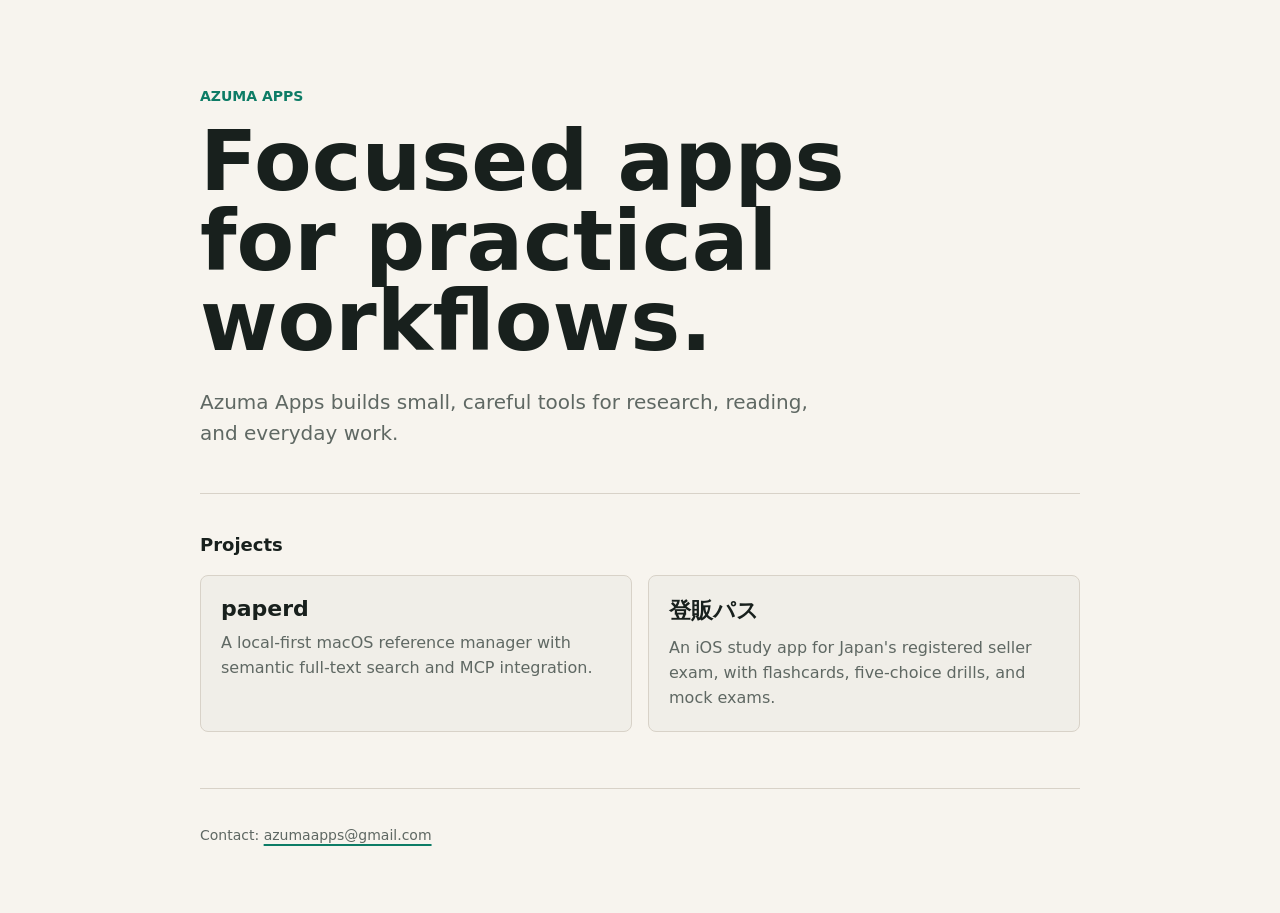
<file: index.html>
<!doctype html>
<html lang="en">
  <head>
    <meta charset="utf-8">
    <meta name="viewport" content="width=device-width, initial-scale=1">
    <title>Azuma Apps</title>
    <meta name="description" content="Azuma Apps builds focused apps and tools for research, reading, and everyday workflows.">
    <meta property="og:title" content="Azuma Apps">
    <meta property="og:description" content="Focused apps and tools for research, reading, and everyday workflows.">
    <meta property="og:type" content="website">
    <meta property="og:url" content="https://azumaapps.com/">
    <link rel="canonical" href="https://azumaapps.com/">
    <style>
      :root {
        color-scheme: light dark;
        --bg: #f7f4ee;
        --text: #18201d;
        --muted: #5f6863;
        --line: #d8d2c8;
        --accent: #0d7c66;
      }

      @media (prefers-color-scheme: dark) {
        :root {
          --bg: #111514;
          --text: #edf1ee;
          --muted: #aab4ae;
          --line: #2f3834;
          --accent: #5ad0b5;
        }
      }

      * {
        box-sizing: border-box;
      }

      body {
        margin: 0;
        min-height: 100vh;
        font-family: ui-sans-serif, system-ui, -apple-system, BlinkMacSystemFont, "Segoe UI", sans-serif;
        background: var(--bg);
        color: var(--text);
      }

      main {
        width: min(880px, calc(100% - 40px));
        margin: 0 auto;
        padding: 88px 0 56px;
      }

      header {
        padding-bottom: 44px;
        border-bottom: 1px solid var(--line);
      }

      .eyebrow {
        margin: 0 0 18px;
        color: var(--accent);
        font-size: 14px;
        font-weight: 700;
        text-transform: uppercase;
      }

      h1 {
        margin: 0;
        max-width: 720px;
        font-size: clamp(44px, 8vw, 84px);
        line-height: 0.95;
      }

      .lead {
        max-width: 620px;
        margin: 26px 0 0;
        color: var(--muted);
        font-size: 20px;
        line-height: 1.55;
      }

      section {
        padding: 40px 0 0;
      }

      h2 {
        margin: 0 0 20px;
        font-size: 18px;
      }

      .projects {
        display: grid;
        grid-template-columns: repeat(auto-fit, minmax(240px, 1fr));
        gap: 16px;
      }

      .project {
        display: block;
        padding: 20px;
        border: 1px solid var(--line);
        border-radius: 8px;
        background: color-mix(in srgb, var(--bg), var(--text) 3%);
        text-decoration: none;
      }

      .project h3 {
        margin: 0 0 10px;
        font-size: 22px;
      }

      .project p {
        margin: 0;
        color: var(--muted);
        line-height: 1.55;
      }

      footer {
        margin-top: 56px;
        padding-top: 24px;
        border-top: 1px solid var(--line);
        color: var(--muted);
        font-size: 14px;
      }

      a {
        color: inherit;
        text-decoration-color: var(--accent);
        text-decoration-thickness: 2px;
        text-underline-offset: 4px;
      }
    </style>
  </head>
  <body>
    <main>
      <header>
        <p class="eyebrow">Azuma Apps</p>
        <h1>Focused apps for practical workflows.</h1>
        <p class="lead">
          Azuma Apps builds small, careful tools for research, reading, and everyday work.
        </p>
      </header>

      <section aria-labelledby="projects-title">
        <h2 id="projects-title">Projects</h2>
        <div class="projects">
          <a class="project" href="/paperd/">
            <h3>paperd</h3>
            <p>A local-first macOS reference manager with semantic full-text search and MCP integration.</p>
          </a>
          <a class="project" href="/tohanpass/">
            <h3>登販パス</h3>
            <p>An iOS study app for Japan's registered seller exam, with flashcards, five-choice drills, and mock exams.</p>
          </a>
        </div>
      </section>

      <footer>
        <p>Contact: <a href="mailto:azumaapps@gmail.com">azumaapps@gmail.com</a></p>
      </footer>
    </main>
  </body>
</html>
</file>
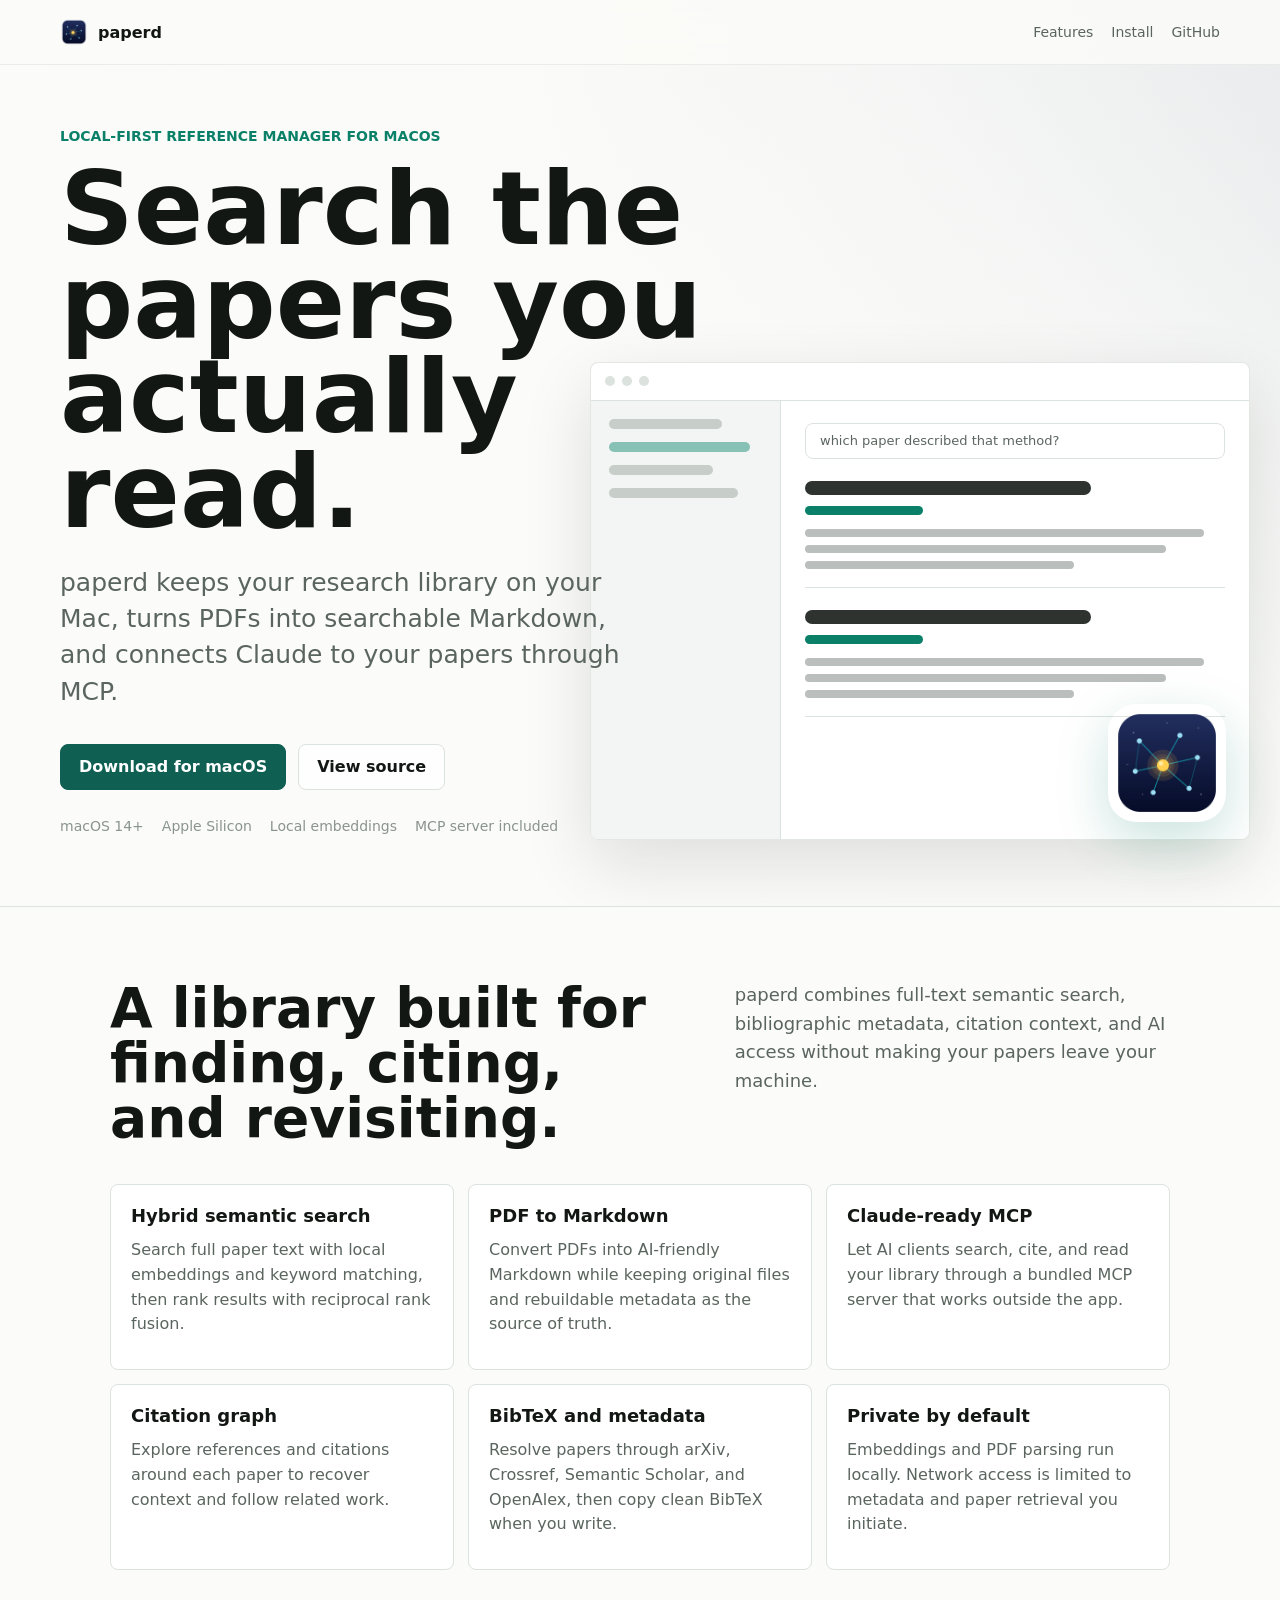
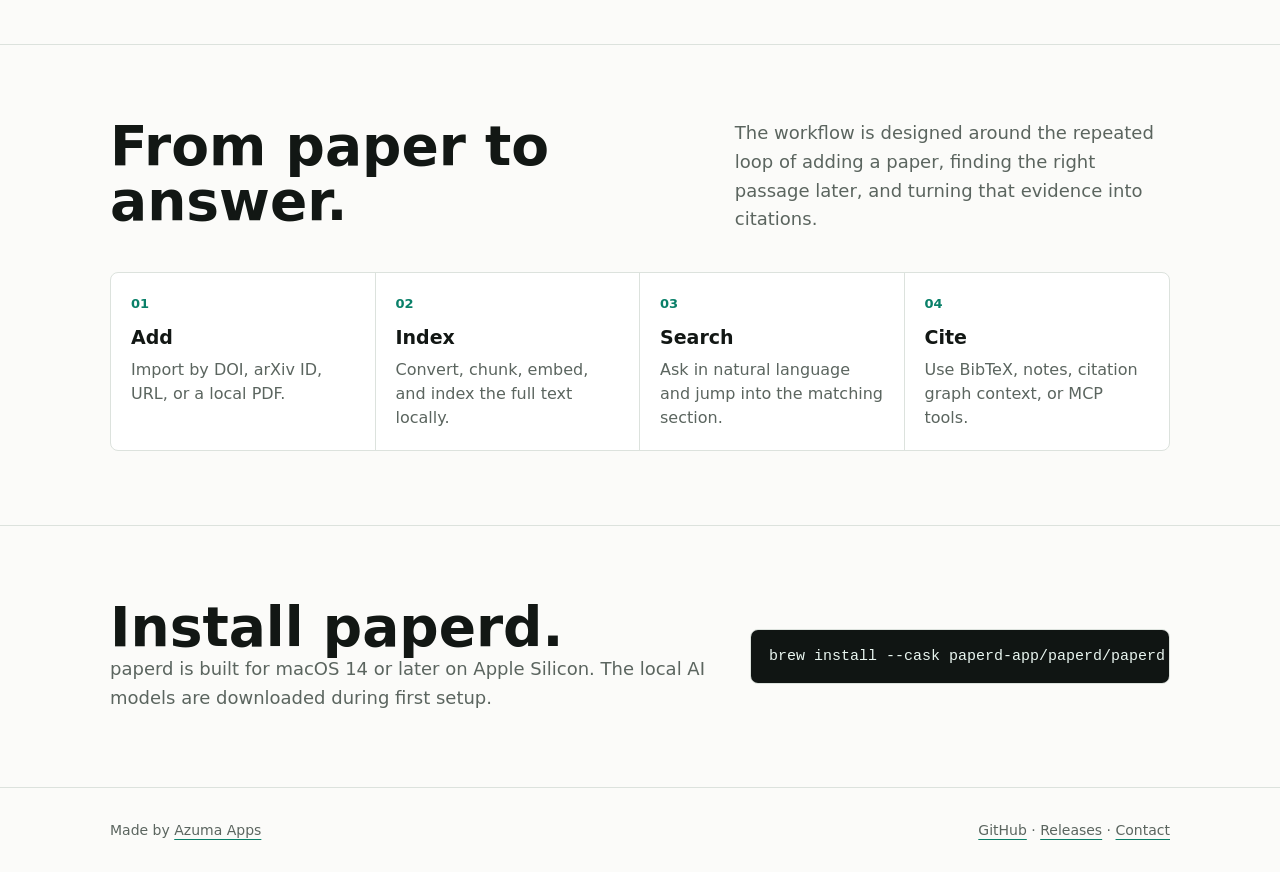
<file: paperd/index.html>
<!doctype html>
<html lang="en">
  <head>
    <meta charset="utf-8">
    <meta name="viewport" content="width=device-width, initial-scale=1">
    <title>paperd - Local-first reference manager for macOS</title>
    <meta name="description" content="paperd is a local-first macOS reference manager with full-text semantic search, PDF-to-Markdown conversion, citation graphs, and MCP integration for Claude.">
    <meta property="og:title" content="paperd">
    <meta property="og:description" content="A local-first macOS reference manager with semantic full-text search and MCP integration.">
    <meta property="og:type" content="website">
    <meta property="og:url" content="https://azumaapps.com/paperd/">
    <meta property="og:image" content="https://azumaapps.com/assets/paperd-icon.png">
    <link rel="canonical" href="https://azumaapps.com/paperd/">
    <link rel="icon" href="/assets/paperd-icon.png">
    <script type="application/ld+json">
      {
        "@context": "https://schema.org",
        "@type": "SoftwareApplication",
        "name": "paperd",
        "applicationCategory": "ReferenceApplication",
        "operatingSystem": "macOS 14 or later",
        "description": "A local-first macOS reference manager with full-text semantic search, PDF-to-Markdown conversion, citation graphs, and MCP integration.",
        "url": "https://azumaapps.com/paperd/",
        "softwareHelp": "https://github.com/paperd-app/paperd",
        "downloadUrl": "https://github.com/paperd-app/paperd/releases",
        "offers": {
          "@type": "Offer",
          "price": "0",
          "priceCurrency": "USD"
        },
        "publisher": {
          "@type": "Organization",
          "name": "Azuma Apps",
          "url": "https://azumaapps.com/"
        }
      }
    </script>
    <style>
      :root {
        color-scheme: light dark;
        --bg: #fbfbf9;
        --surface: #ffffff;
        --surface-2: #f1f4f2;
        --ink: #121714;
        --muted: #5b655f;
        --quiet: #8a948e;
        --line: #dce2dd;
        --green: #0a8069;
        --green-2: #0f5f53;
        --blue: #1c365d;
        --amber: #d89c28;
        --shadow: 0 24px 70px rgb(18 23 20 / 12%);
      }

      @media (prefers-color-scheme: dark) {
        :root {
          --bg: #0e1110;
          --surface: #171c19;
          --surface-2: #202722;
          --ink: #f1f4ef;
          --muted: #adb8b0;
          --quiet: #7f8a83;
          --line: #303a34;
          --green: #65d6bd;
          --green-2: #9ce5d4;
          --blue: #8da7d8;
          --amber: #e8bd63;
          --shadow: 0 24px 80px rgb(0 0 0 / 34%);
        }
      }

      * {
        box-sizing: border-box;
      }

      html {
        scroll-behavior: smooth;
      }

      body {
        margin: 0;
        font-family: ui-sans-serif, system-ui, -apple-system, BlinkMacSystemFont, "Segoe UI", sans-serif;
        background: var(--bg);
        color: var(--ink);
      }

      a {
        color: inherit;
      }

      .site-nav {
        position: fixed;
        inset: 0 0 auto;
        z-index: 10;
        display: flex;
        align-items: center;
        justify-content: space-between;
        gap: 20px;
        padding: 18px max(24px, calc((100vw - 1160px) / 2));
        background: color-mix(in srgb, var(--bg), transparent 12%);
        border-bottom: 1px solid color-mix(in srgb, var(--line), transparent 42%);
        backdrop-filter: blur(18px);
      }

      .brand {
        display: inline-flex;
        align-items: center;
        gap: 10px;
        text-decoration: none;
        font-weight: 700;
      }

      .brand img {
        width: 28px;
        height: 28px;
        border-radius: 6px;
      }

      .nav-links {
        display: flex;
        align-items: center;
        gap: 18px;
        color: var(--muted);
        font-size: 14px;
      }

      .nav-links a {
        text-decoration: none;
      }

      .nav-links a:hover {
        color: var(--ink);
      }

      .hero {
        position: relative;
        min-height: 92vh;
        display: grid;
        align-items: end;
        overflow: hidden;
        padding: 128px max(24px, calc((100vw - 1160px) / 2)) 72px;
        isolation: isolate;
      }

      .hero::before {
        content: "";
        position: absolute;
        inset: 0;
        z-index: -2;
        background:
          linear-gradient(90deg, var(--bg) 0%, color-mix(in srgb, var(--bg), transparent 2%) 42%, color-mix(in srgb, var(--bg), transparent 38%) 100%),
          linear-gradient(145deg, color-mix(in srgb, var(--green), transparent 82%), transparent 40%),
          linear-gradient(26deg, transparent 52%, color-mix(in srgb, var(--blue), transparent 78%) 100%);
      }

      .product-visual {
        position: absolute;
        right: max(18px, calc((100vw - 1220px) / 2));
        bottom: 66px;
        width: min(660px, 58vw);
        aspect-ratio: 1.38;
        z-index: -1;
        color: #dce7e3;
      }

      .app-window {
        position: absolute;
        inset: 0;
        overflow: hidden;
        border: 1px solid color-mix(in srgb, var(--line), transparent 20%);
        border-radius: 8px;
        background: color-mix(in srgb, var(--surface), transparent 5%);
        box-shadow: var(--shadow);
      }

      .window-bar {
        height: 38px;
        display: flex;
        align-items: center;
        gap: 7px;
        padding: 0 14px;
        border-bottom: 1px solid var(--line);
      }

      .dot {
        width: 10px;
        height: 10px;
        border-radius: 50%;
        background: var(--line);
      }

      .window-grid {
        display: grid;
        grid-template-columns: 190px 1fr;
        min-height: calc(100% - 38px);
      }

      .sidebar {
        padding: 18px;
        border-right: 1px solid var(--line);
        background: color-mix(in srgb, var(--surface-2), transparent 12%);
      }

      .library-line {
        height: 10px;
        margin-bottom: 13px;
        border-radius: 999px;
        background: color-mix(in srgb, var(--quiet), transparent 58%);
      }

      .library-line:nth-child(1) {
        width: 74%;
      }

      .library-line:nth-child(2) {
        width: 92%;
        background: color-mix(in srgb, var(--green), transparent 54%);
      }

      .library-line:nth-child(3) {
        width: 68%;
      }

      .library-line:nth-child(4) {
        width: 84%;
      }

      .content {
        padding: 22px 24px;
      }

      .search-row {
        display: flex;
        align-items: center;
        gap: 10px;
        height: 36px;
        width: min(100%, 420px);
        padding: 0 14px;
        border: 1px solid var(--line);
        border-radius: 8px;
        color: var(--muted);
        background: var(--surface);
        font-size: 13px;
      }

      .result {
        margin-top: 22px;
        padding-bottom: 18px;
        border-bottom: 1px solid var(--line);
      }

      .result-title {
        width: 68%;
        height: 14px;
        border-radius: 999px;
        background: var(--ink);
        opacity: 0.88;
      }

      .result-meta {
        width: 28%;
        height: 9px;
        margin-top: 11px;
        border-radius: 999px;
        background: var(--green);
      }

      .result-copy {
        display: grid;
        gap: 8px;
        margin-top: 14px;
      }

      .result-copy span {
        height: 8px;
        border-radius: 999px;
        background: color-mix(in srgb, var(--muted), transparent 58%);
      }

      .result-copy span:nth-child(1) {
        width: 95%;
      }

      .result-copy span:nth-child(2) {
        width: 86%;
      }

      .result-copy span:nth-child(3) {
        width: 64%;
      }

      .icon-glow {
        position: absolute;
        right: 24px;
        bottom: 18px;
        width: 118px;
        height: 118px;
        border-radius: 28px;
        box-shadow: 0 18px 52px rgb(13 128 105 / 22%);
      }

      .hero-copy {
        max-width: 660px;
      }

      .kicker {
        margin: 0 0 18px;
        color: var(--green);
        font-size: 14px;
        font-weight: 800;
        text-transform: uppercase;
      }

      h1 {
        margin: 0;
        max-width: 650px;
        font-size: clamp(52px, 8vw, 104px);
        line-height: 0.92;
      }

      .lead {
        max-width: 590px;
        margin: 26px 0 0;
        color: var(--muted);
        font-size: clamp(19px, 2.3vw, 25px);
        line-height: 1.45;
      }

      .actions {
        display: flex;
        flex-wrap: wrap;
        gap: 12px;
        margin-top: 34px;
      }

      .button {
        display: inline-flex;
        align-items: center;
        justify-content: center;
        min-height: 46px;
        padding: 0 18px;
        border: 1px solid var(--line);
        border-radius: 8px;
        text-decoration: none;
        font-weight: 700;
      }

      .button.primary {
        border-color: var(--green-2);
        background: var(--green-2);
        color: #ffffff;
      }

      .button.secondary {
        background: color-mix(in srgb, var(--surface), transparent 12%);
      }

      .meta-row {
        display: flex;
        flex-wrap: wrap;
        gap: 10px 18px;
        margin-top: 28px;
        color: var(--quiet);
        font-size: 14px;
      }

      .section {
        padding: 74px max(24px, calc((100vw - 1060px) / 2));
        border-top: 1px solid var(--line);
      }

      .section-header {
        display: grid;
        grid-template-columns: minmax(0, 0.86fr) minmax(260px, 0.64fr);
        gap: 40px;
        align-items: start;
        margin-bottom: 38px;
      }

      h2 {
        margin: 0;
        font-size: clamp(32px, 4.3vw, 56px);
        line-height: 1;
      }

      .section-copy {
        margin: 0;
        color: var(--muted);
        font-size: 18px;
        line-height: 1.6;
      }

      .feature-grid {
        display: grid;
        grid-template-columns: repeat(3, minmax(0, 1fr));
        gap: 14px;
      }

      .feature {
        min-height: 186px;
        padding: 20px;
        border: 1px solid var(--line);
        border-radius: 8px;
        background: var(--surface);
      }

      .feature strong {
        display: block;
        margin-bottom: 12px;
        font-size: 18px;
      }

      .feature p {
        margin: 0;
        color: var(--muted);
        line-height: 1.55;
      }

      .workflow {
        display: grid;
        grid-template-columns: repeat(4, minmax(0, 1fr));
        border: 1px solid var(--line);
        border-radius: 8px;
        overflow: hidden;
        background: var(--surface);
      }

      .step {
        min-height: 160px;
        padding: 20px;
        border-right: 1px solid var(--line);
      }

      .step:last-child {
        border-right: 0;
      }

      .step span {
        color: var(--green);
        font-size: 13px;
        font-weight: 800;
      }

      .step h3 {
        margin: 14px 0 10px;
        font-size: 19px;
      }

      .step p {
        margin: 0;
        color: var(--muted);
        line-height: 1.5;
      }

      .install {
        display: grid;
        grid-template-columns: minmax(0, 1fr) minmax(280px, 420px);
        gap: 38px;
        align-items: center;
      }

      .command {
        margin: 0;
        overflow-x: auto;
        padding: 18px;
        border: 1px solid var(--line);
        border-radius: 8px;
        background: #101513;
        color: #e8f5ef;
        font-size: 15px;
      }

      footer {
        display: flex;
        flex-wrap: wrap;
        justify-content: space-between;
        gap: 18px;
        padding: 34px max(24px, calc((100vw - 1060px) / 2));
        border-top: 1px solid var(--line);
        color: var(--muted);
        font-size: 14px;
      }

      footer a {
        text-decoration-color: var(--green);
        text-underline-offset: 4px;
      }

      @media (max-width: 880px) {
        .site-nav {
          position: absolute;
        }

        .nav-links a:not(:last-child) {
          display: none;
        }

        .hero {
          min-height: auto;
          padding-top: 108px;
        }

        .product-visual {
          position: relative;
          right: auto;
          bottom: auto;
          width: 100%;
          margin: 44px 0 0;
          z-index: 0;
        }

        .hero-copy {
          position: relative;
          z-index: 1;
        }

        .section-header,
        .install {
          grid-template-columns: 1fr;
        }

        .feature-grid,
        .workflow {
          grid-template-columns: 1fr;
        }

        .step {
          border-right: 0;
          border-bottom: 1px solid var(--line);
        }

        .step:last-child {
          border-bottom: 0;
        }
      }

      @media (max-width: 560px) {
        .hero {
          padding-bottom: 48px;
        }

        .window-grid {
          grid-template-columns: 1fr;
        }

        .sidebar {
          display: none;
        }

        .icon-glow {
          width: 86px;
          height: 86px;
        }

        .button {
          width: 100%;
        }
      }
    </style>
  </head>
  <body>
    <nav class="site-nav" aria-label="Main navigation">
      <a class="brand" href="/">
        <img src="/assets/paperd-icon.png" alt="">
        <span>paperd</span>
      </a>
      <div class="nav-links">
        <a href="#features">Features</a>
        <a href="#install">Install</a>
        <a href="https://github.com/paperd-app/paperd">GitHub</a>
      </div>
    </nav>

    <main>
      <section class="hero">
        <div class="hero-copy">
          <p class="kicker">Local-first reference manager for macOS</p>
          <h1>Search the papers you actually read.</h1>
          <p class="lead">
            paperd keeps your research library on your Mac, turns PDFs into searchable Markdown, and connects Claude to your papers through MCP.
          </p>
          <div class="actions">
            <a class="button primary" href="https://github.com/paperd-app/paperd/releases">Download for macOS</a>
            <a class="button secondary" href="https://github.com/paperd-app/paperd">View source</a>
          </div>
          <div class="meta-row">
            <span>macOS 14+</span>
            <span>Apple Silicon</span>
            <span>Local embeddings</span>
            <span>MCP server included</span>
          </div>
        </div>

        <div class="product-visual" aria-hidden="true">
          <div class="app-window">
            <div class="window-bar">
              <span class="dot"></span>
              <span class="dot"></span>
              <span class="dot"></span>
            </div>
            <div class="window-grid">
              <div class="sidebar">
                <div class="library-line"></div>
                <div class="library-line"></div>
                <div class="library-line"></div>
                <div class="library-line"></div>
              </div>
              <div class="content">
                <div class="search-row">which paper described that method?</div>
                <div class="result">
                  <div class="result-title"></div>
                  <div class="result-meta"></div>
                  <div class="result-copy">
                    <span></span>
                    <span></span>
                    <span></span>
                  </div>
                </div>
                <div class="result">
                  <div class="result-title"></div>
                  <div class="result-meta"></div>
                  <div class="result-copy">
                    <span></span>
                    <span></span>
                    <span></span>
                  </div>
                </div>
              </div>
            </div>
          </div>
          <img class="icon-glow" src="/assets/paperd-icon.png" alt="">
        </div>
      </section>

      <section id="features" class="section">
        <div class="section-header">
          <h2>A library built for finding, citing, and revisiting.</h2>
          <p class="section-copy">
            paperd combines full-text semantic search, bibliographic metadata, citation context, and AI access without making your papers leave your machine.
          </p>
        </div>

        <div class="feature-grid">
          <article class="feature">
            <strong>Hybrid semantic search</strong>
            <p>Search full paper text with local embeddings and keyword matching, then rank results with reciprocal rank fusion.</p>
          </article>
          <article class="feature">
            <strong>PDF to Markdown</strong>
            <p>Convert PDFs into AI-friendly Markdown while keeping original files and rebuildable metadata as the source of truth.</p>
          </article>
          <article class="feature">
            <strong>Claude-ready MCP</strong>
            <p>Let AI clients search, cite, and read your library through a bundled MCP server that works outside the app.</p>
          </article>
          <article class="feature">
            <strong>Citation graph</strong>
            <p>Explore references and citations around each paper to recover context and follow related work.</p>
          </article>
          <article class="feature">
            <strong>BibTeX and metadata</strong>
            <p>Resolve papers through arXiv, Crossref, Semantic Scholar, and OpenAlex, then copy clean BibTeX when you write.</p>
          </article>
          <article class="feature">
            <strong>Private by default</strong>
            <p>Embeddings and PDF parsing run locally. Network access is limited to metadata and paper retrieval you initiate.</p>
          </article>
        </div>
      </section>

      <section class="section">
        <div class="section-header">
          <h2>From paper to answer.</h2>
          <p class="section-copy">
            The workflow is designed around the repeated loop of adding a paper, finding the right passage later, and turning that evidence into citations.
          </p>
        </div>

        <div class="workflow">
          <article class="step">
            <span>01</span>
            <h3>Add</h3>
            <p>Import by DOI, arXiv ID, URL, or a local PDF.</p>
          </article>
          <article class="step">
            <span>02</span>
            <h3>Index</h3>
            <p>Convert, chunk, embed, and index the full text locally.</p>
          </article>
          <article class="step">
            <span>03</span>
            <h3>Search</h3>
            <p>Ask in natural language and jump into the matching section.</p>
          </article>
          <article class="step">
            <span>04</span>
            <h3>Cite</h3>
            <p>Use BibTeX, notes, citation graph context, or MCP tools.</p>
          </article>
        </div>
      </section>

      <section id="install" class="section">
        <div class="install">
          <div>
            <h2>Install paperd.</h2>
            <p class="section-copy">
              paperd is built for macOS 14 or later on Apple Silicon. The local AI models are downloaded during first setup.
            </p>
          </div>
          <pre class="command"><code>brew install --cask paperd-app/paperd/paperd</code></pre>
        </div>
      </section>
    </main>

    <footer>
      <span>Made by <a href="/">Azuma Apps</a></span>
      <span><a href="https://github.com/paperd-app/paperd">GitHub</a> · <a href="https://github.com/paperd-app/paperd/releases">Releases</a> · <a href="mailto:azumaapps@gmail.com">Contact</a></span>
    </footer>
  </body>
</html>
</file>
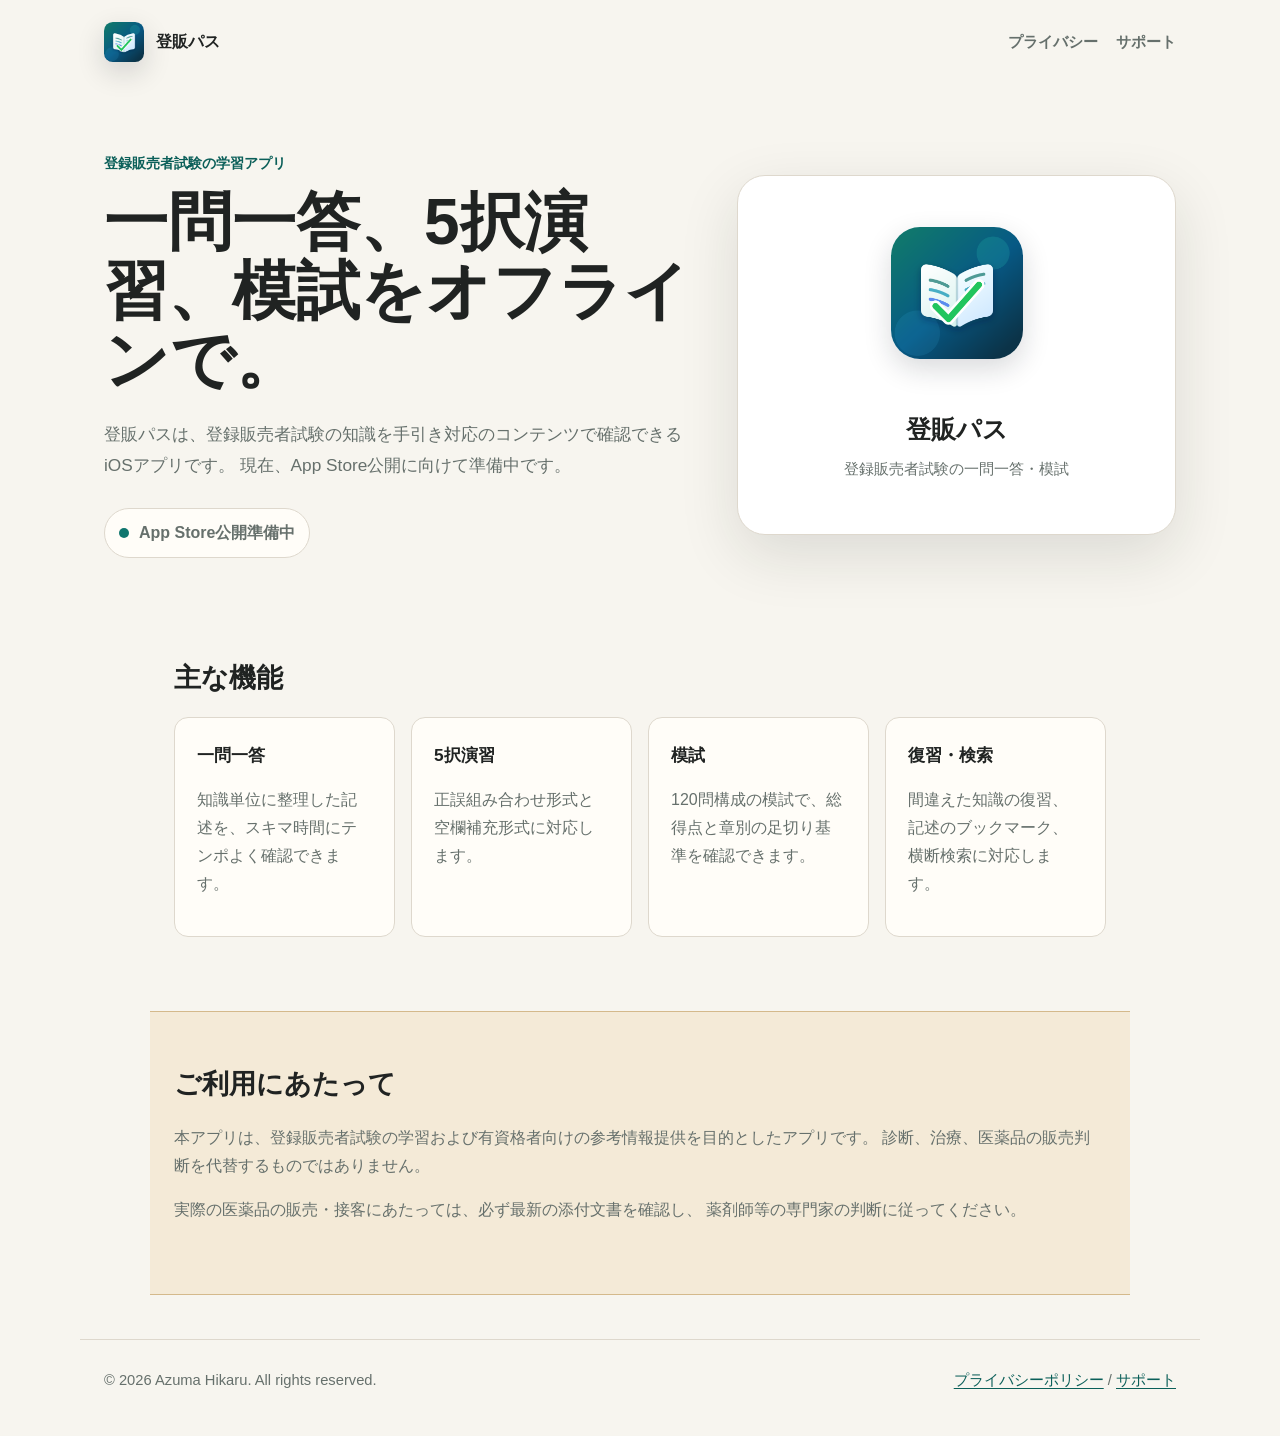
<file: tohanpass/index.html>
<!doctype html>
<html lang="ja">
<head>
  <meta charset="utf-8">
  <meta name="viewport" content="width=device-width, initial-scale=1">
  <title>登販パス | 登録販売者試験の学習アプリ</title>
  <meta name="description" content="登販パスは、登録販売者試験の一問一答・5択演習・模試に対応したオフライン学習アプリです。">
  <meta property="og:title" content="登販パス">
  <meta property="og:description" content="登録販売者試験の一問一答・5択演習・模試に対応したオフライン学習アプリです。">
  <meta property="og:type" content="website">
  <meta property="og:url" content="https://azumaapps.com/tohanpass/">
  <meta property="og:image" content="https://azumaapps.com/tohanpass/assets/app-icon.png">
  <link rel="canonical" href="https://azumaapps.com/tohanpass/">
  <link rel="stylesheet" href="assets/styles.css">
  <link rel="icon" href="assets/app-icon.png">
</head>
<body>
  <header class="site-header">
    <a class="brand" href="index.html" aria-label="登販パス ホーム">
      <img src="assets/app-icon.png" width="40" height="40" alt="">
      <span>登販パス</span>
    </a>
    <nav aria-label="サイト内ナビゲーション">
      <a href="privacy.html">プライバシー</a>
      <a href="support.html">サポート</a>
    </nav>
  </header>

  <main>
    <section class="hero">
      <div class="hero-copy">
        <p class="eyebrow">登録販売者試験の学習アプリ</p>
        <h1>一問一答、5択演習、模試をオフラインで。</h1>
        <p class="lead">
          登販パスは、登録販売者試験の知識を手引き対応のコンテンツで確認できるiOSアプリです。
          現在、App Store公開に向けて準備中です。
        </p>
        <div class="status" role="status">
          <span class="status-dot" aria-hidden="true"></span>
          App Store公開準備中
        </div>
      </div>
      <div class="app-preview" aria-label="アプリ概要">
        <img class="app-icon-large" src="assets/app-icon.png" width="132" height="132" alt="登販パス アプリアイコン">
        <div>
          <p class="preview-title">登販パス</p>
          <p class="preview-subtitle">登録販売者試験の一問一答・模試</p>
        </div>
      </div>
    </section>

    <section class="section">
      <h2>主な機能</h2>
      <div class="feature-grid">
        <article>
          <h3>一問一答</h3>
          <p>知識単位に整理した記述を、スキマ時間にテンポよく確認できます。</p>
        </article>
        <article>
          <h3>5択演習</h3>
          <p>正誤組み合わせ形式と空欄補充形式に対応します。</p>
        </article>
        <article>
          <h3>模試</h3>
          <p>120問構成の模試で、総得点と章別の足切り基準を確認できます。</p>
        </article>
        <article>
          <h3>復習・検索</h3>
          <p>間違えた知識の復習、記述のブックマーク、横断検索に対応します。</p>
        </article>
      </div>
    </section>

    <section class="notice">
      <h2>ご利用にあたって</h2>
      <p>
        本アプリは、登録販売者試験の学習および有資格者向けの参考情報提供を目的としたアプリです。
        診断、治療、医薬品の販売判断を代替するものではありません。
      </p>
      <p>
        実際の医薬品の販売・接客にあたっては、必ず最新の添付文書を確認し、
        薬剤師等の専門家の判断に従ってください。
      </p>
    </section>
  </main>

  <footer class="site-footer">
    <p>&copy; 2026 Azuma Hikaru. All rights reserved.</p>
    <p>
      <a href="privacy.html">プライバシーポリシー</a>
      <span aria-hidden="true"> / </span>
      <a href="support.html">サポート</a>
    </p>
  </footer>
</body>
</html>
</file>
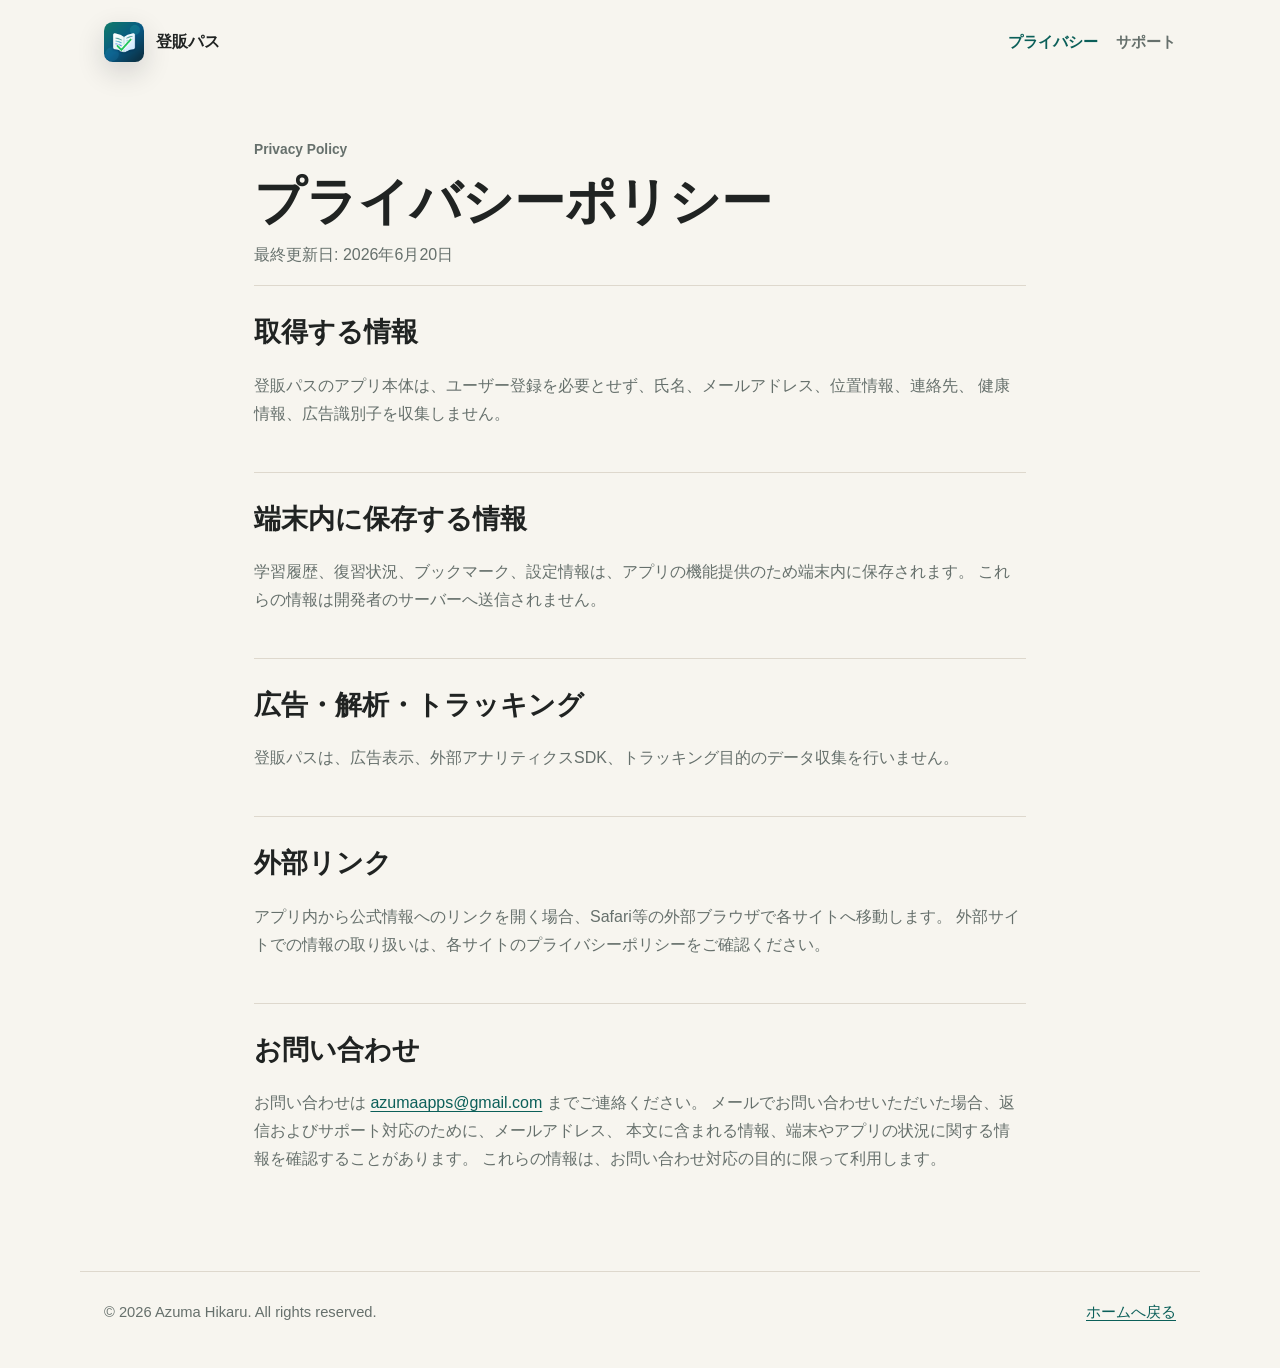
<file: tohanpass/privacy.html>
<!doctype html>
<html lang="ja">
<head>
  <meta charset="utf-8">
  <meta name="viewport" content="width=device-width, initial-scale=1">
  <title>プライバシーポリシー | 登販パス</title>
  <meta name="description" content="登販パスのプライバシーポリシーです。">
  <link rel="canonical" href="https://azumaapps.com/tohanpass/privacy.html">
  <link rel="stylesheet" href="assets/styles.css">
  <link rel="icon" href="assets/app-icon.png">
</head>
<body>
  <header class="site-header">
    <a class="brand" href="index.html" aria-label="登販パス ホーム">
      <img src="assets/app-icon.png" width="40" height="40" alt="">
      <span>登販パス</span>
    </a>
    <nav aria-label="サイト内ナビゲーション">
      <a href="privacy.html" aria-current="page">プライバシー</a>
      <a href="support.html">サポート</a>
    </nav>
  </header>

  <main class="document">
    <p class="eyebrow">Privacy Policy</p>
    <h1>プライバシーポリシー</h1>
    <p class="updated">最終更新日: 2026年6月20日</p>

    <section>
      <h2>取得する情報</h2>
      <p>
        登販パスのアプリ本体は、ユーザー登録を必要とせず、氏名、メールアドレス、位置情報、連絡先、
        健康情報、広告識別子を収集しません。
      </p>
    </section>

    <section>
      <h2>端末内に保存する情報</h2>
      <p>
        学習履歴、復習状況、ブックマーク、設定情報は、アプリの機能提供のため端末内に保存されます。
        これらの情報は開発者のサーバーへ送信されません。
      </p>
    </section>

    <section>
      <h2>広告・解析・トラッキング</h2>
      <p>
        登販パスは、広告表示、外部アナリティクスSDK、トラッキング目的のデータ収集を行いません。
      </p>
    </section>

    <section>
      <h2>外部リンク</h2>
      <p>
        アプリ内から公式情報へのリンクを開く場合、Safari等の外部ブラウザで各サイトへ移動します。
        外部サイトでの情報の取り扱いは、各サイトのプライバシーポリシーをご確認ください。
      </p>
    </section>

    <section>
      <h2>お問い合わせ</h2>
      <p>
        お問い合わせは <a href="mailto:azumaapps@gmail.com">azumaapps@gmail.com</a> までご連絡ください。
        メールでお問い合わせいただいた場合、返信およびサポート対応のために、メールアドレス、
        本文に含まれる情報、端末やアプリの状況に関する情報を確認することがあります。
        これらの情報は、お問い合わせ対応の目的に限って利用します。
      </p>
    </section>
  </main>

  <footer class="site-footer">
    <p>&copy; 2026 Azuma Hikaru. All rights reserved.</p>
    <p><a href="index.html">ホームへ戻る</a></p>
  </footer>
</body>
</html>
</file>
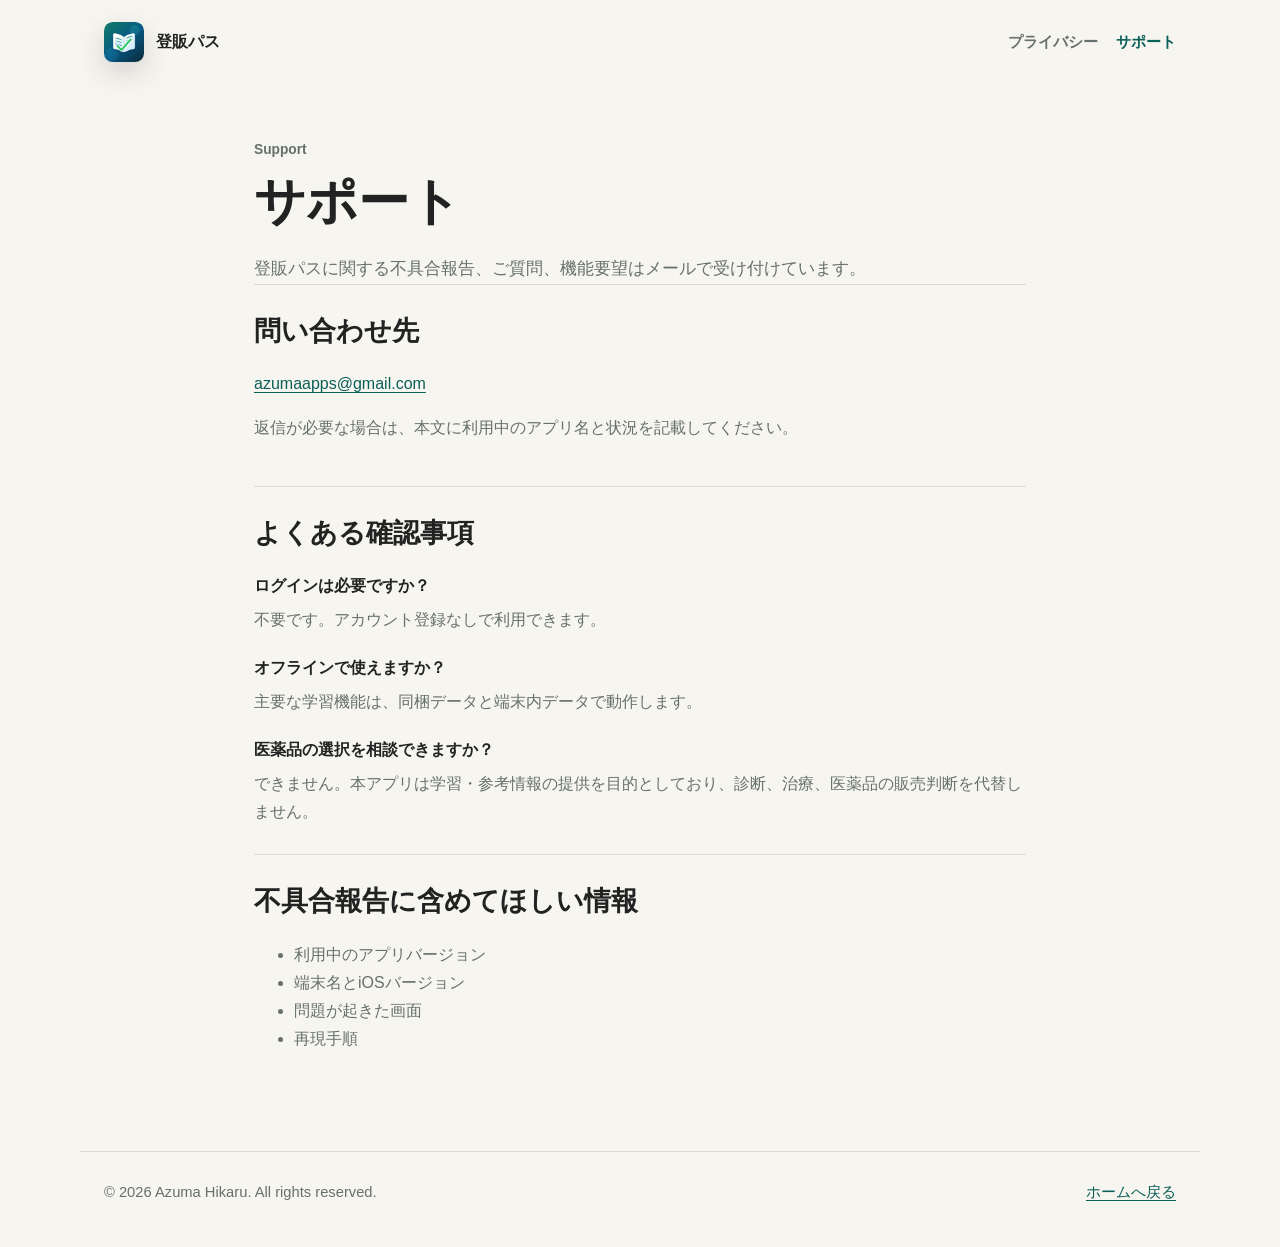
<file: tohanpass/support.html>
<!doctype html>
<html lang="ja">
<head>
  <meta charset="utf-8">
  <meta name="viewport" content="width=device-width, initial-scale=1">
  <title>サポート | 登販パス</title>
  <meta name="description" content="登販パスのサポートページです。">
  <link rel="canonical" href="https://azumaapps.com/tohanpass/support.html">
  <link rel="stylesheet" href="assets/styles.css">
  <link rel="icon" href="assets/app-icon.png">
</head>
<body>
  <header class="site-header">
    <a class="brand" href="index.html" aria-label="登販パス ホーム">
      <img src="assets/app-icon.png" width="40" height="40" alt="">
      <span>登販パス</span>
    </a>
    <nav aria-label="サイト内ナビゲーション">
      <a href="privacy.html">プライバシー</a>
      <a href="support.html" aria-current="page">サポート</a>
    </nav>
  </header>

  <main class="document">
    <p class="eyebrow">Support</p>
    <h1>サポート</h1>
    <p class="lead">
      登販パスに関する不具合報告、ご質問、機能要望はメールで受け付けています。
    </p>

    <section>
      <h2>問い合わせ先</h2>
      <p>
        <a href="mailto:azumaapps@gmail.com">azumaapps@gmail.com</a>
      </p>
      <p>
        返信が必要な場合は、本文に利用中のアプリ名と状況を記載してください。
      </p>
    </section>

    <section>
      <h2>よくある確認事項</h2>
      <dl class="faq">
        <dt>ログインは必要ですか？</dt>
        <dd>不要です。アカウント登録なしで利用できます。</dd>
        <dt>オフラインで使えますか？</dt>
        <dd>主要な学習機能は、同梱データと端末内データで動作します。</dd>
        <dt>医薬品の選択を相談できますか？</dt>
        <dd>できません。本アプリは学習・参考情報の提供を目的としており、診断、治療、医薬品の販売判断を代替しません。</dd>
      </dl>
    </section>

    <section>
      <h2>不具合報告に含めてほしい情報</h2>
      <ul>
        <li>利用中のアプリバージョン</li>
        <li>端末名とiOSバージョン</li>
        <li>問題が起きた画面</li>
        <li>再現手順</li>
      </ul>
    </section>
  </main>

  <footer class="site-footer">
    <p>&copy; 2026 Azuma Hikaru. All rights reserved.</p>
    <p><a href="index.html">ホームへ戻る</a></p>
  </footer>
</body>
</html>
</file>
<file: tohanpass/assets/styles.css>
:root {
  color-scheme: light dark;
  --background: #f7f5ef;
  --surface: #fffdf8;
  --surface-strong: #ffffff;
  --text: #202322;
  --muted: #66706c;
  --line: #ded8cd;
  --accent: #0f766e;
  --accent-strong: #0b5f59;
  --warning-bg: #f4ead7;
  --warning-line: #d4b98b;
  --shadow: 0 20px 60px rgb(25 31 28 / 12%);
  font-family: -apple-system, BlinkMacSystemFont, "Hiragino Sans", "Yu Gothic", "YuGothic", "Segoe UI", sans-serif;
}

@media (prefers-color-scheme: dark) {
  :root {
    --background: #151817;
    --surface: #1e2422;
    --surface-strong: #252c2a;
    --text: #f2f4ef;
    --muted: #a9b2ad;
    --line: #39423f;
    --accent: #5eead4;
    --accent-strong: #99f6e4;
    --warning-bg: #2b261d;
    --warning-line: #6d5a36;
    --shadow: 0 20px 60px rgb(0 0 0 / 32%);
  }
}

* {
  box-sizing: border-box;
}

html {
  background: var(--background);
  color: var(--text);
}

body {
  margin: 0;
  min-width: 320px;
  font-size: 16px;
  line-height: 1.75;
}

a {
  color: var(--accent-strong);
  text-decoration-thickness: .08em;
  text-underline-offset: .18em;
}

.site-header {
  display: flex;
  align-items: center;
  justify-content: space-between;
  gap: 24px;
  max-width: 1120px;
  margin: 0 auto;
  padding: 22px 24px;
}

.brand {
  display: inline-flex;
  align-items: center;
  gap: 12px;
  color: var(--text);
  font-weight: 700;
  text-decoration: none;
}

.brand img,
.app-icon-large {
  border-radius: 22%;
  box-shadow: 0 10px 28px rgb(17 24 39 / 16%);
}

nav {
  display: flex;
  gap: 18px;
  flex-wrap: wrap;
  justify-content: flex-end;
}

nav a {
  color: var(--muted);
  font-size: .95rem;
  font-weight: 600;
  text-decoration: none;
}

nav a[aria-current="page"] {
  color: var(--accent-strong);
}

.hero {
  display: grid;
  grid-template-columns: minmax(0, 1.15fr) minmax(280px, .85fr);
  align-items: center;
  gap: 40px;
  max-width: 1120px;
  margin: 0 auto;
  padding: 68px 24px 48px;
}

.hero-copy {
  max-width: 680px;
}

.eyebrow {
  margin: 0 0 12px;
  color: var(--accent-strong);
  font-size: .86rem;
  font-weight: 700;
  letter-spacing: 0;
}

h1,
h2,
h3,
p {
  overflow-wrap: anywhere;
}

h1 {
  margin: 0;
  max-width: 760px;
  font-size: clamp(2.35rem, 5vw, 4.6rem);
  line-height: 1.08;
  letter-spacing: 0;
}

h2 {
  margin: 0 0 22px;
  font-size: 1.7rem;
  line-height: 1.3;
}

h3 {
  margin: 0 0 8px;
  font-size: 1.08rem;
}

.lead {
  max-width: 720px;
  margin: 24px 0 0;
  color: var(--muted);
  font-size: 1.08rem;
}

.status {
  display: inline-flex;
  align-items: center;
  gap: 10px;
  margin-top: 28px;
  padding: 10px 14px;
  border: 1px solid var(--line);
  border-radius: 999px;
  background: var(--surface);
  color: var(--muted);
  font-weight: 700;
}

.status-dot {
  width: 10px;
  height: 10px;
  border-radius: 999px;
  background: var(--accent);
}

.app-preview {
  display: grid;
  place-items: center;
  gap: 22px;
  min-height: 360px;
  padding: 38px;
  border: 1px solid var(--line);
  border-radius: 28px;
  background: var(--surface-strong);
  box-shadow: var(--shadow);
  text-align: center;
}

.preview-title {
  margin: 0;
  font-size: 1.55rem;
  font-weight: 800;
}

.preview-subtitle {
  margin: 4px 0 0;
  color: var(--muted);
  font-size: .95rem;
}

.section,
.notice,
.document {
  max-width: 980px;
  margin: 0 auto;
  padding: 54px 24px;
}

.feature-grid {
  display: grid;
  grid-template-columns: repeat(4, minmax(0, 1fr));
  gap: 16px;
}

.feature-grid article {
  min-height: 180px;
  padding: 22px;
  border: 1px solid var(--line);
  border-radius: 14px;
  background: var(--surface);
}

.feature-grid p,
.notice p,
.document p,
.document dd,
.document li {
  color: var(--muted);
}

.notice {
  margin-top: 20px;
  margin-bottom: 44px;
  border-top: 1px solid var(--warning-line);
  border-bottom: 1px solid var(--warning-line);
  background: var(--warning-bg);
}

.document {
  max-width: 820px;
}

.document section {
  padding: 28px 0;
  border-top: 1px solid var(--line);
}

.document h1 {
  font-size: clamp(2rem, 4vw, 3.4rem);
}

.updated {
  margin-top: 12px;
}

.faq {
  margin: 0;
}

.faq dt {
  margin-top: 20px;
  font-weight: 800;
}

.faq dd {
  margin: 6px 0 0;
}

.centered {
  min-height: 100vh;
  display: grid;
  align-content: center;
}

.button-link {
  display: inline-flex;
  align-items: center;
  min-height: 44px;
  padding: 10px 18px;
  border-radius: 999px;
  background: var(--accent-strong);
  color: var(--background);
  font-weight: 800;
  text-decoration: none;
}

.site-footer {
  display: flex;
  justify-content: space-between;
  gap: 20px;
  max-width: 1120px;
  margin: 0 auto;
  padding: 28px 24px 42px;
  border-top: 1px solid var(--line);
  color: var(--muted);
  font-size: .92rem;
}

.site-footer p {
  margin: 0;
}

@media (max-width: 860px) {
  .site-header,
  .site-footer {
    align-items: flex-start;
    flex-direction: column;
  }

  .hero {
    grid-template-columns: 1fr;
    padding-top: 36px;
  }

  .app-preview {
    min-height: 260px;
  }

  .feature-grid {
    grid-template-columns: repeat(2, minmax(0, 1fr));
  }
}

@media (max-width: 560px) {
  .site-header,
  .hero,
  .section,
  .notice,
  .document,
  .site-footer {
    padding-left: 18px;
    padding-right: 18px;
  }

  .feature-grid {
    grid-template-columns: 1fr;
  }

  .feature-grid article {
    min-height: auto;
  }
}
</file>
